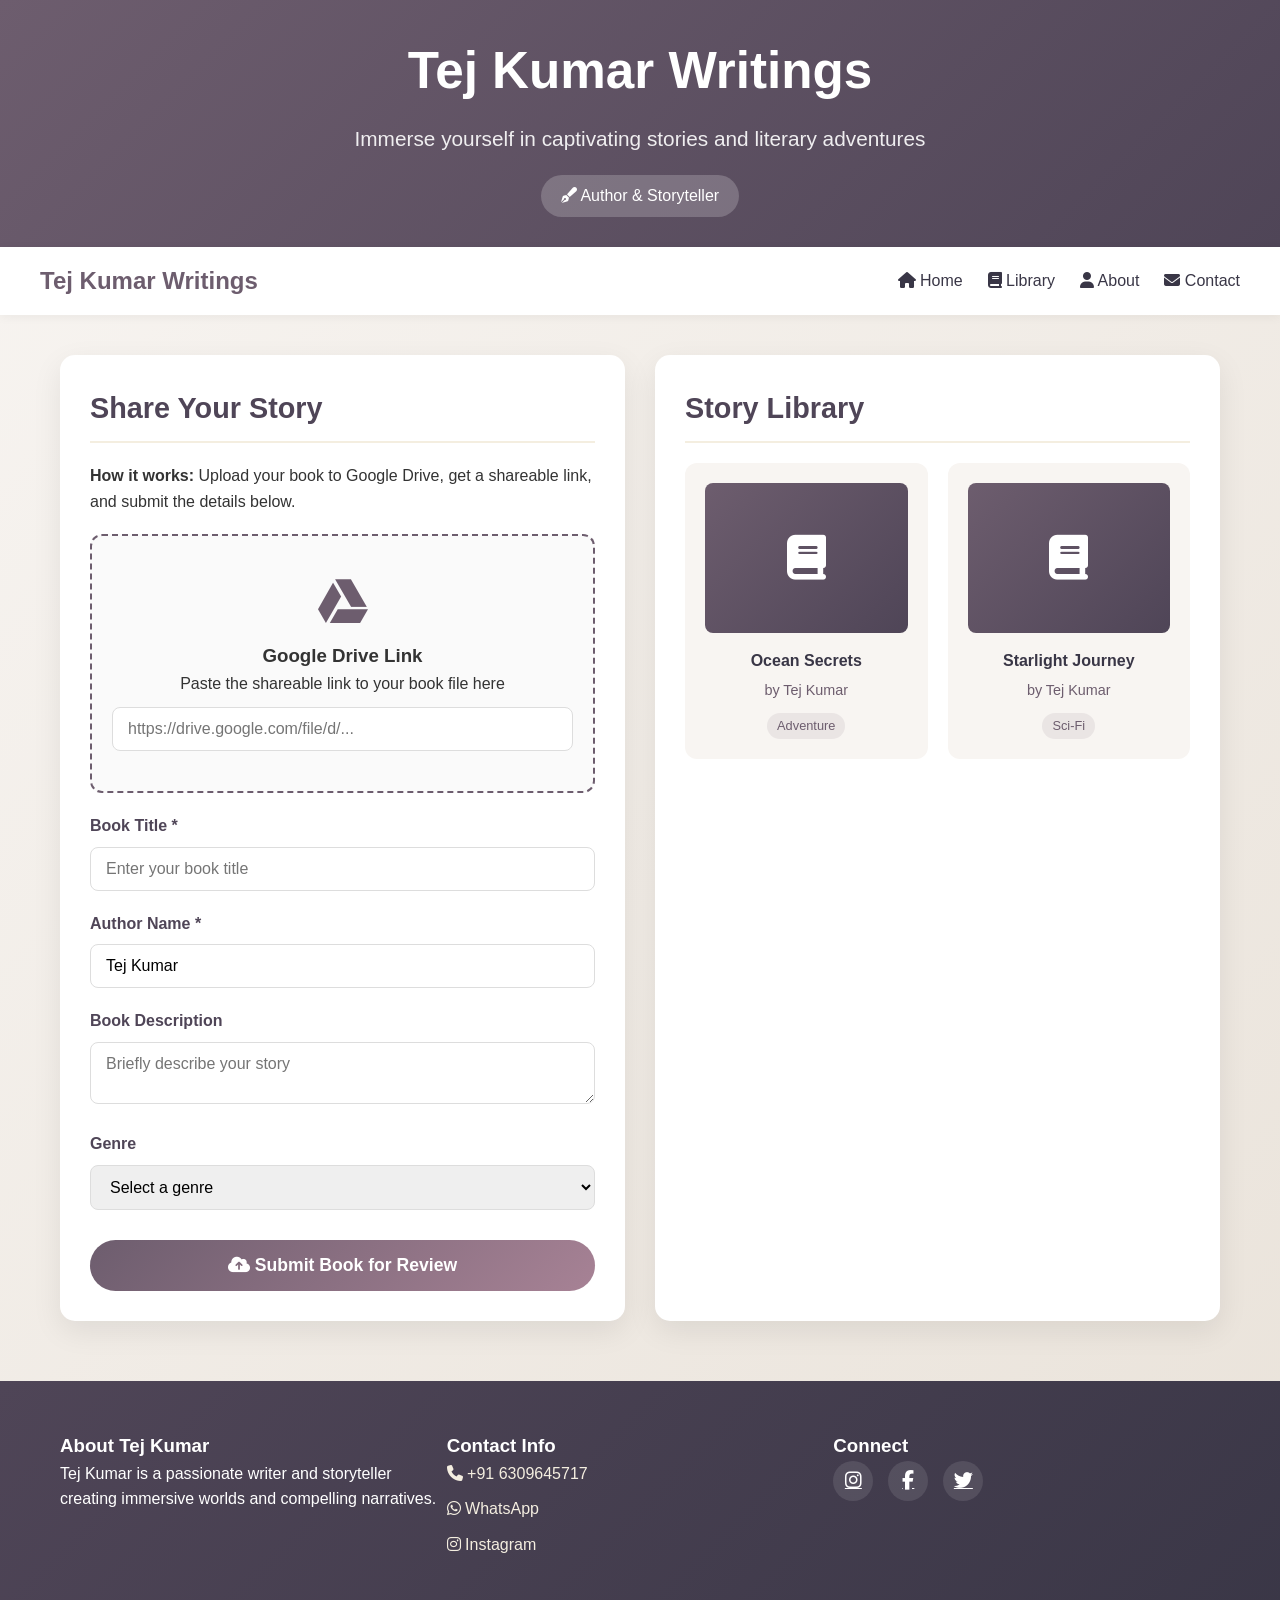
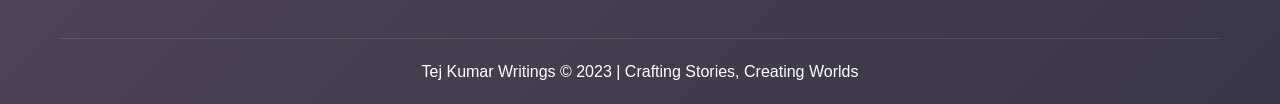
<file: deepseek_html_20251130_03f014.html>
<!DOCTYPE html>
<html lang="en">
<head>
    <meta charset="UTF-8">
    <meta name="viewport" content="width=device-width, initial-scale=1.0">
    <title>Tej Kumar Writings - Story Book Collection</title>
    <link rel="stylesheet" href="https://cdnjs.cloudflare.com/ajax/libs/font-awesome/6.4.0/css/all.min.css">
    <style>
        * { margin: 0; padding: 0; box-sizing: border-box; font-family: 'Segoe UI', Tahoma, Geneva, Verdana, sans-serif; }
        :root { --primary: #6d5d6e; --secondary: #4f4557; --accent: #f4eee0; --light: #f8f5f2; --dark: #393646; --highlight: #a78295; }
        body { background: linear-gradient(135deg, #f8f5f2 0%, #e9e2d9 100%); color: #333; line-height: 1.6; min-height: 100vh; }
        .container { max-width: 1200px; margin: 0 auto; padding: 0 20px; }
        
        header { background: linear-gradient(135deg, var(--primary) 0%, var(--secondary) 100%); color: white; padding: 30px 0; box-shadow: 0 4px 12px rgba(0,0,0,0.1); }
        .header-content { text-align: center; max-width: 800px; margin: 0 auto; }
        header h1 { font-size: 3.2rem; margin-bottom: 10px; }
        header p { font-size: 1.3rem; opacity: 0.9; margin-bottom: 20px; }
        .author-badge { display: inline-block; background: rgba(255,255,255,0.2); padding: 8px 20px; border-radius: 30px; font-size: 1rem; }
        
        nav { background: white; box-shadow: 0 2px 10px rgba(0,0,0,0.05); position: sticky; top: 0; z-index: 100; }
        .nav-container { display: flex; justify-content: space-between; align-items: center; padding: 15px 0; }
        .logo { font-size: 1.5rem; font-weight: 700; color: var(--primary); }
        .nav-links { display: flex; list-style: none; }
        .nav-links li { margin-left: 25px; }
        .nav-links a { text-decoration: none; color: var(--dark); font-weight: 500; transition: color 0.3s; }
        .nav-links a:hover { color: var(--primary); }
        
        .main-content { display: flex; flex-wrap: wrap; gap: 30px; margin: 40px 0; }
        .upload-section, .library-section { flex: 1; min-width: 300px; background: white; border-radius: 15px; padding: 30px; box-shadow: 0 10px 30px rgba(0,0,0,0.08); }
        .section-title { color: var(--secondary); margin-bottom: 20px; padding-bottom: 10px; border-bottom: 2px solid var(--accent); font-size: 1.8rem; }
        
        .upload-area { border: 2px dashed var(--primary); border-radius: 12px; padding: 40px 20px; text-align: center; margin: 20px 0; transition: all 0.3s; cursor: pointer; background: rgba(109, 93, 110, 0.03); }
        .upload-area:hover { background-color: rgba(109, 93, 110, 0.08); border-color: var(--highlight); }
        .upload-area i { font-size: 50px; color: var(--primary); margin-bottom: 15px; }
        .drive-link-input { width: 100%; padding: 12px 15px; border: 1px solid #ddd; border-radius: 8px; font-size: 1rem; margin-top: 10px; }
        
        .submit-btn { background: linear-gradient(135deg, var(--primary) 0%, var(--highlight) 100%); color: white; border: none; padding: 15px 25px; border-radius: 50px; cursor: pointer; font-size: 1.1rem; width: 100%; margin-top: 10px; font-weight: 600; }
        .submit-btn:hover { transform: translateY(-2px); box-shadow: 0 6px 20px rgba(167, 130, 149, 0.4); }
        
        .form-group { margin-bottom: 20px; }
        .form-group label { display: block; margin-bottom: 8px; font-weight: 600; color: var(--secondary); }
        .form-group input, .form-group textarea, .form-group select { width: 100%; padding: 12px 15px; border: 1px solid #ddd; border-radius: 8px; font-size: 1rem; }
        
        .book-list { display: grid; grid-template-columns: repeat(auto-fill, minmax(200px, 1fr)); gap: 20px; }
        .book-card { background: var(--light); border-radius: 12px; padding: 20px; text-align: center; transition: all 0.3s; cursor: pointer; }
        .book-card:hover { transform: translateY(-8px); box-shadow: 0 12px 25px rgba(0,0,0,0.1); }
        .book-cover { width: 100%; height: 150px; background: linear-gradient(135deg, var(--primary) 0%, var(--secondary) 100%); border-radius: 8px; margin-bottom: 15px; display: flex; align-items: center; justify-content: center; color: white; font-size: 2.8rem; }
        .book-title { font-weight: 700; margin-bottom: 5px; color: var(--dark); }
        .book-author { color: var(--primary); font-size: 0.9rem; margin-bottom: 10px; }
        .book-genre { display: inline-block; background: rgba(109, 93, 110, 0.1); color: var(--primary); padding: 3px 10px; border-radius: 20px; font-size: 0.8rem; }
        
        footer { background: linear-gradient(135deg, var(--secondary) 0%, var(--dark) 100%); color: white; padding: 50px 0 20px; margin-top: 60px; }
        .footer-content { display: flex; flex-wrap: wrap; justify-content: space-between; margin-bottom: 40px; }
        .footer-section { flex: 1; min-width: 250px; margin-bottom: 30px; }
        .contact-info a { color: var(--accent); text-decoration: none; display: block; margin-bottom: 10px; }
        .social-links { display: flex; gap: 15px; }
        .social-links a { display: inline-flex; align-items: center; justify-content: center; width: 40px; height: 40px; background: rgba(255,255,255,0.1); border-radius: 50%; color: white; font-size: 1.2rem; transition: all 0.3s; }
        .social-links a:hover { background: var(--primary); transform: translateY(-3px); }
        .copyright { text-align: center; padding-top: 20px; border-top: 1px solid rgba(255,255,255,0.1); }
        
        @media (max-width: 768px) {
            .main-content { flex-direction: column; }
            header h1 { font-size: 2.5rem; }
            .nav-container { flex-direction: column; }
            .nav-links { margin-top: 15px; }
            .nav-links li { margin: 0 10px; }
        }
    </style>
</head>
<body>
    <header>
        <div class="container header-content">
            <h1>Tej Kumar Writings</h1>
            <p>Immerse yourself in captivating stories and literary adventures</p>
            <div class="author-badge"><i class="fas fa-pen-fancy"></i> Author & Storyteller</div>
        </div>
    </header>
    
    <nav>
        <div class="container nav-container">
            <div class="logo">Tej Kumar Writings</div>
            <ul class="nav-links">
                <li><a href="#"><i class="fas fa-home"></i> Home</a></li>
                <li><a href="#"><i class="fas fa-book"></i> Library</a></li>
                <li><a href="#"><i class="fas fa-user"></i> About</a></li>
                <li><a href="#"><i class="fas fa-envelope"></i> Contact</a></li>
            </ul>
        </div>
    </nav>
    
    <div class="container">
        <div class="main-content">
            <section class="upload-section">
                <h2 class="section-title">Share Your Story</h2>
                <p><strong>How it works:</strong> Upload your book to Google Drive, get a shareable link, and submit the details below.</p>
                
                <div class="upload-area" onclick="document.getElementById('driveLink').focus();">
                    <i class="fab fa-google-drive"></i>
                    <h3>Google Drive Link</h3>
                    <p>Paste the shareable link to your book file here</p>
                    <input type="url" id="driveLink" class="drive-link-input" placeholder="https://drive.google.com/file/d/...">
                </div>
                
                <div class="book-details">
                    <div class="form-group">
                        <label for="bookTitle">Book Title *</label>
                        <input type="text" id="bookTitle" placeholder="Enter your book title" required>
                    </div>
                    
                    <div class="form-group">
                        <label for="bookAuthor">Author Name *</label>
                        <input type="text" id="bookAuthor" placeholder="Enter author name" value="Tej Kumar" required>
                    </div>
                    
                    <div class="form-group">
                        <label for="bookDescription">Book Description</label>
                        <textarea id="bookDescription" placeholder="Briefly describe your story"></textarea>
                    </div>
                    
                    <div class="form-group">
                        <label for="bookGenre">Genre</label>
                        <select id="bookGenre">
                            <option value="">Select a genre</option>
                            <option value="fantasy">Fantasy</option>
                            <option value="adventure">Adventure</option>
                            <option value="mystery">Mystery</option>
                            <option value="romance">Romance</option>
                            <option value="sci-fi">Science Fiction</option>
                            <option value="children">Children's</option>
                            <option value="other">Other</option>
                        </select>
                    </div>
                    
                    <button class="submit-btn" onclick="submitBook()">
                        <i class="fas fa-cloud-upload-alt"></i> Submit Book for Review
                    </button>
                </div>
            </section>
            
            <section class="library-section">
                <h2 class="section-title">Story Library</h2>
                <div class="book-list" id="bookList">
                    <div class="book-card" onclick="openBook('#')">
                        <div class="book-cover"><i class="fas fa-book"></i></div>
                        <div class="book-title">Ocean Secrets</div>
                        <div class="book-author">by Tej Kumar</div>
                        <div class="book-genre">Adventure</div>
                    </div>
                    
                    <div class="book-card" onclick="openBook('#')">
                        <div class="book-cover"><i class="fas fa-book"></i></div>
                        <div class="book-title">Starlight Journey</div>
                        <div class="book-author">by Tej Kumar</div>
                        <div class="book-genre">Sci-Fi</div>
                    </div>
                </div>
            </section>
        </div>
    </div>
    
    <footer>
        <div class="container">
            <div class="footer-content">
                <div class="footer-section">
                    <h3>About Tej Kumar</h3>
                    <p>Tej Kumar is a passionate writer and storyteller creating immersive worlds and compelling narratives.</p>
                </div>
                
                <div class="footer-section">
                    <h3>Contact Info</h3>
                    <div class="contact-info">
                        <a href="tel:+916309645717"><i class="fas fa-phone"></i> +91 6309645717</a>
                        <a href="https://wa.me/916309645717"><i class="fab fa-whatsapp"></i> WhatsApp</a>
                        <a href="https://www.instagram.com/my_self_tej_?igsh=bmFseGYwdGlyZDV0"><i class="fab fa-instagram"></i> Instagram</a>
                    </div>
                </div>
                
                <div class="footer-section">
                    <h3>Connect</h3>
                    <div class="social-links">
                        <a href="https://www.instagram.com/my_self_tej_?igsh=bmFseGYwdGlyZDV0"><i class="fab fa-instagram"></i></a>
                        <a href="#"><i class="fab fa-facebook-f"></i></a>
                        <a href="#"><i class="fab fa-twitter"></i></a>
                    </div>
                </div>
            </div>
            
            <div class="copyright">
                <p>Tej Kumar Writings &copy; 2023 | Crafting Stories, Creating Worlds</p>
            </div>
        </div>
    </footer>

    <script>
        function submitBook() {
            const title = document.getElementById('bookTitle').value;
            const author = document.getElementById('bookAuthor').value;
            const driveLink = document.getElementById('driveLink').value;
            
            if (!title || !author || !driveLink) {
                alert('Please fill in the required fields: Title, Author, and Google Drive Link.');
                return;
            }
            
            alert(`Thank you for submitting "${title}"!\n\nYour book has been sent for review.`);
            
            // Reset form
            document.getElementById('bookTitle').value = '';
            document.getElementById('driveLink').value = '';
            document.getElementById('bookDescription').value = '';
            document.getElementById('bookGenre').value = '';
        }
        
        function openBook(driveUrl) {
            window.open(driveUrl, '_blank');
        }
    </script>
</body>
</html>
</file>
